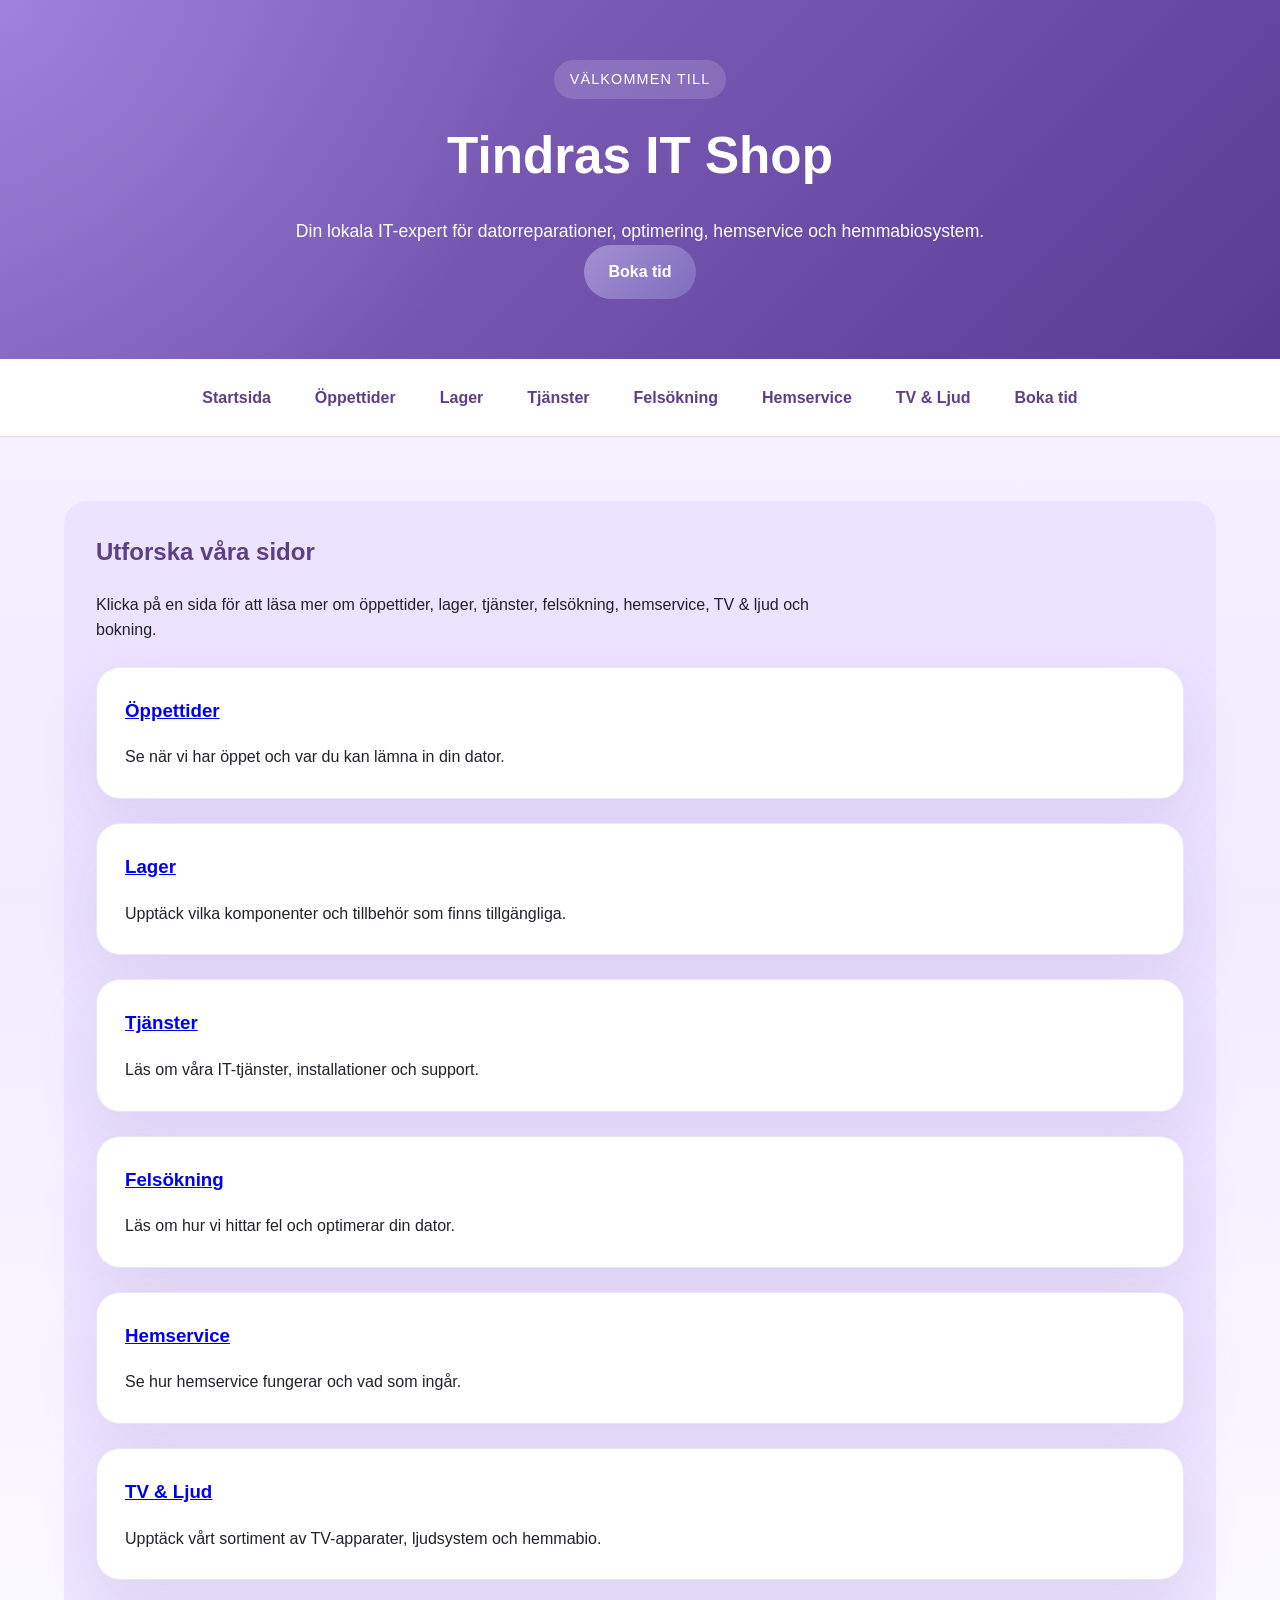
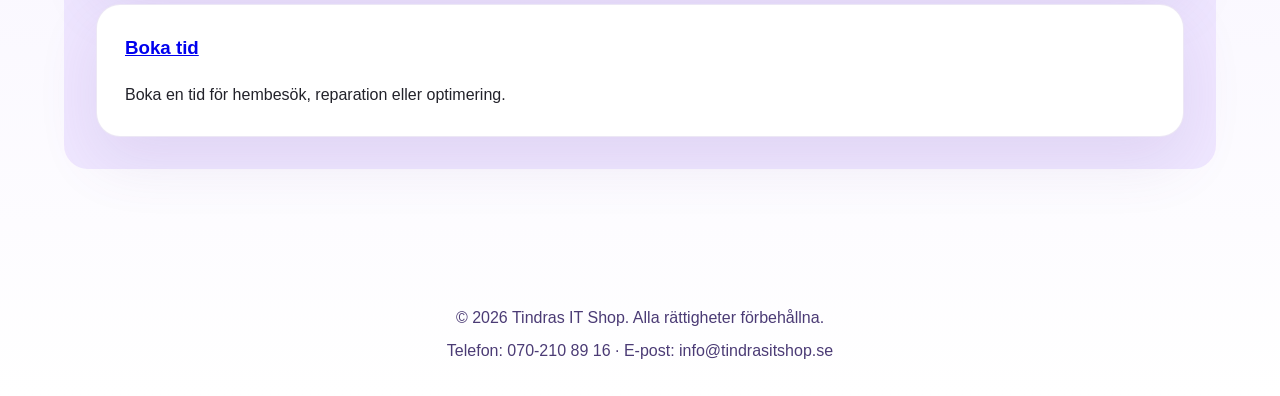
<file: www/index.html>
<!DOCTYPE html>
<html lang="sv">

<head>
    <meta charset="UTF-8">
    <meta name="viewport" content="width=device-width, initial-scale=1.0">
    <title>Tindras IT Shop</title>
    <meta name="description"
        content="Tindras IT Shop i Malmö erbjuder datorreparationer, felsökning, hemservice och TV-/ljudanläggningar.">
    <link rel="stylesheet" href="style.css">
</head>

<body>
    <header class="hero">
        <div class="hero-inner">
            <span class="eyebrow">Välkommen till</span>
            <h1>Tindras IT Shop</h1>
            <p>Din lokala IT-expert för datorreparationer, optimering, hemservice och hemmabiosystem.</p>
            <a class="btn" href="boka.html">Boka tid</a>
        </div>
    </header>

    <nav class="site-nav" aria-label="Huvudnavigation">
        <a href="index.html">Startsida</a>
        <a href="oppettider.html">Öppettider</a>
        <a href="lager.html">Lager</a>
        <a href="tjanster.html">Tjänster</a>
        <a href="felsokning.html">Felsökning</a>
        <a href="hemservice.html">Hemservice</a>
        <a href="tv.html">TV & Ljud</a>
        <a href="boka.html">Boka tid</a>
    </nav>

    <main>
        <section class="section section-primary">
            <div class="section-header">
                <h2>Utforska våra sidor</h2>
                <p>Klicka på en sida för att läsa mer om öppettider, lager, tjänster, felsökning, hemservice, TV & ljud
                    och bokning.</p>
            </div>
            <div class="card-grid">
                <article class="card">
                    <h3><a href="oppettider.html">Öppettider</a></h3>
                    <p>Se när vi har öppet och var du kan lämna in din dator.</p>
                </article>
                <article class="card">
                    <h3><a href="lager.html">Lager</a></h3>
                    <p>Upptäck vilka komponenter och tillbehör som finns tillgängliga.</p>
                </article>
                <article class="card">
                    <h3><a href="tjanster.html">Tjänster</a></h3>
                    <p>Läs om våra IT-tjänster, installationer och support.</p>
                </article>
                <article class="card">
                    <h3><a href="felsokning.html">Felsökning</a></h3>
                    <p>Läs om hur vi hittar fel och optimerar din dator.</p>
                </article>
                <article class="card">
                    <h3><a href="hemservice.html">Hemservice</a></h3>
                    <p>Se hur hemservice fungerar och vad som ingår.</p>
                </article>
                <article class="card">
                    <h3><a href="tv.html">TV & Ljud</a></h3>
                    <p>Upptäck vårt sortiment av TV-apparater, ljudsystem och hemmabio.</p>
                </article>
                <article class="card">
                    <h3><a href="boka.html">Boka tid</a></h3>
                    <p>Boka en tid för hembesök, reparation eller optimering.</p>
                </article>
            </div>
        </section>
    </main>

    <footer class="site-footer">
        <p>&copy; 2026 Tindras IT Shop. Alla rättigheter förbehållna.</p>
        <p>Telefon: 070-210 89 16 · E-post: info@tindrasitshop.se</p>
    </footer>

    <script src="script.js"></script>
</body>

</html>
</file>
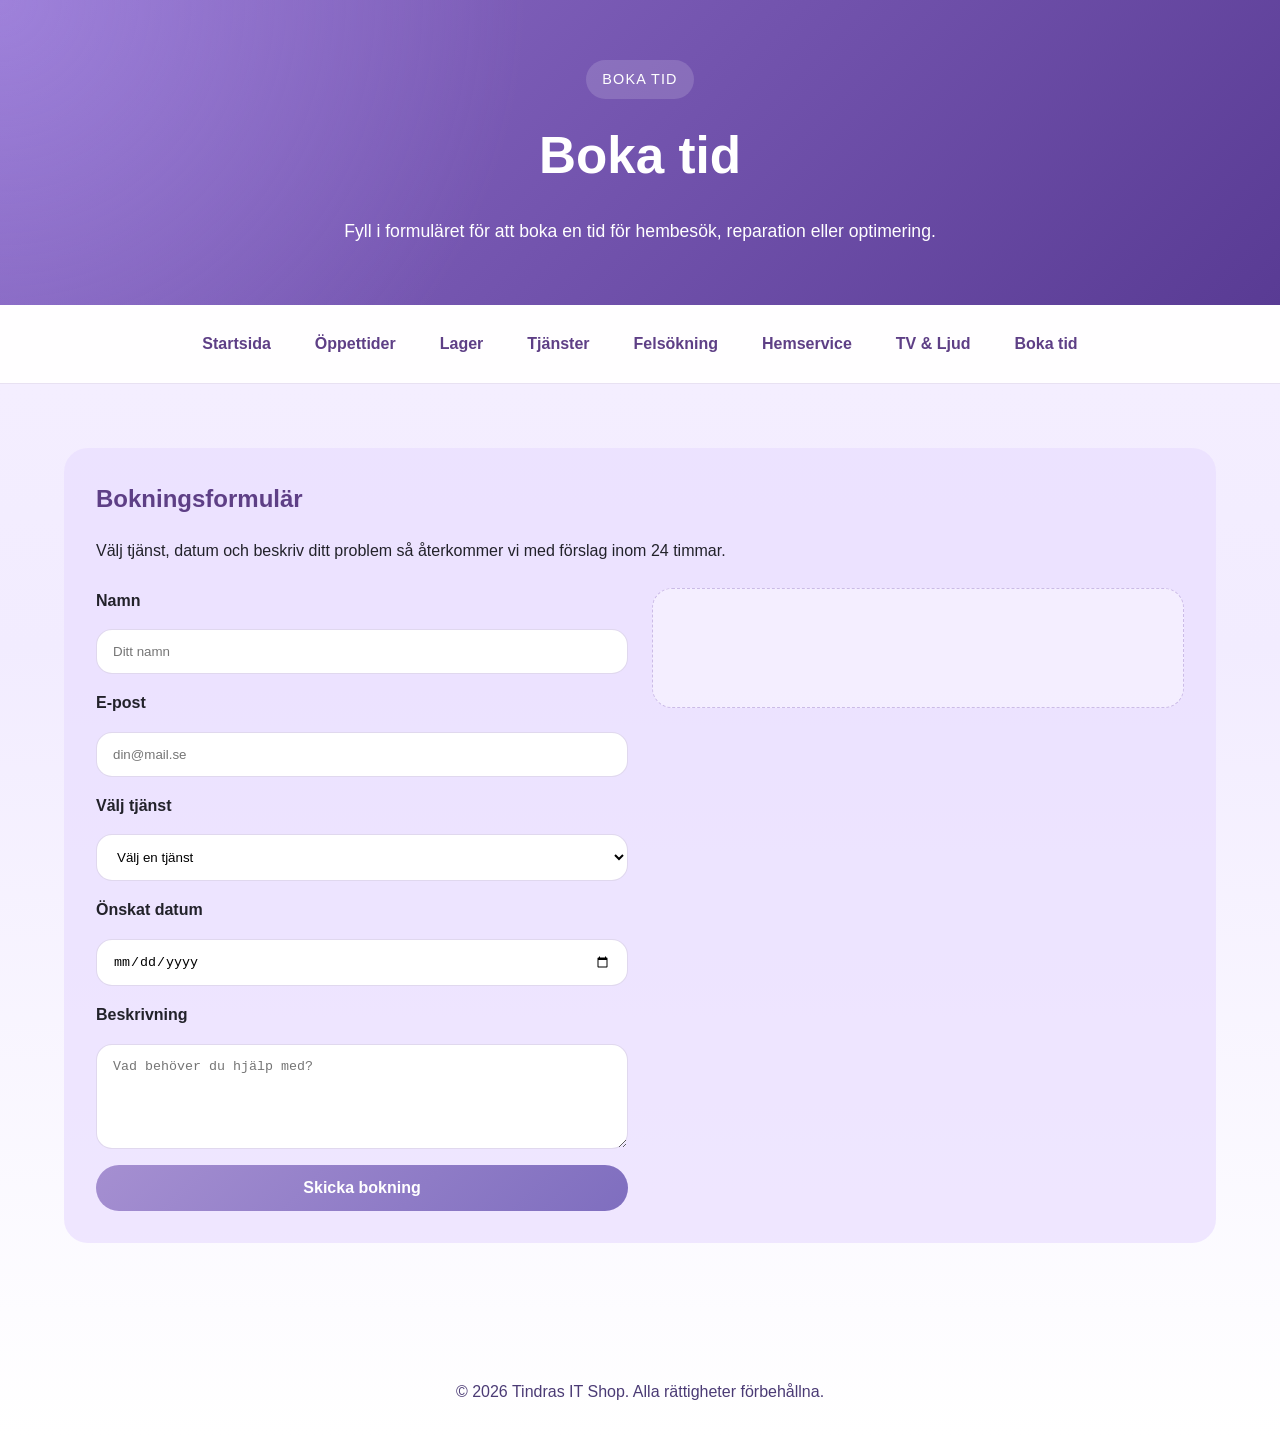
<file: www/boka.html>
<!DOCTYPE html>
<html lang="sv">

<head>
    <meta charset="UTF-8">
    <meta name="viewport" content="width=device-width, initial-scale=1.0">
    <title>Boka tid - Tindras IT Shop</title>
    <meta name="description" content="Boka tid för hemservice, datorreparation eller optimering hos Tindras IT Shop.">
    <link rel="stylesheet" href="style.css">
</head>

<body>
    <header class="hero">
        <div class="hero-inner">
            <span class="eyebrow">Boka tid</span>
            <h1>Boka tid</h1>
            <p>Fyll i formuläret för att boka en tid för hembesök, reparation eller optimering.</p>
        </div>
    </header>

    <nav class="site-nav" aria-label="Huvudnavigation">
        <a href="index.html">Startsida</a>
        <a href="oppettider.html">Öppettider</a>
        <a href="lager.html">Lager</a>
        <a href="tjanster.html">Tjänster</a>
        <a href="felsokning.html">Felsökning</a>
        <a href="hemservice.html">Hemservice</a>
        <a href="tv.html">TV & Ljud</a>
        <a href="boka.html">Boka tid</a>
    </nav>

    <main>
        <section class="section section-primary">
            <div class="section-header">
                <h2>Bokningsformulär</h2>
                <p>Välj tjänst, datum och beskriv ditt problem så återkommer vi med förslag inom 24 timmar.</p>
            </div>
            <div class="booking-grid">
                <form id="booking-form" class="booking-form">
                    <label for="name">Namn</label>
                    <input id="name" name="name" type="text" placeholder="Ditt namn" required>

                    <label for="email">E-post</label>
                    <input id="email" name="email" type="email" placeholder="din@mail.se" required>

                    <label for="service">Välj tjänst</label>
                    <select id="service" name="service" required>
                        <option value="">Välj en tjänst</option>
                        <option value="Datorreparation">Datorreparation</option>
                        <option value="Hemservice">Hemservice</option>
                        <option value="Optimering">Optimering</option>
                        <option value="TV och ljud">TV och ljud</option>
                    </select>

                    <label for="date">Önskat datum</label>
                    <input id="date" name="date" type="date" required>

                    <label for="message">Beskrivning</label>
                    <textarea id="message" name="message" rows="5" placeholder="Vad behöver du hjälp med?"
                        required></textarea>

                    <button class="btn" type="submit">Skicka bokning</button>
                </form>
                <div id="booking-feedback" class="booking-feedback" aria-live="polite"></div>
            </div>
        </section>
    </main>

    <footer class="site-footer">
        <p>&copy; 2026 Tindras IT Shop. Alla rättigheter förbehållna.</p>
    </footer>

    <script src="script.js"></script>
</body>

</html>
</file>
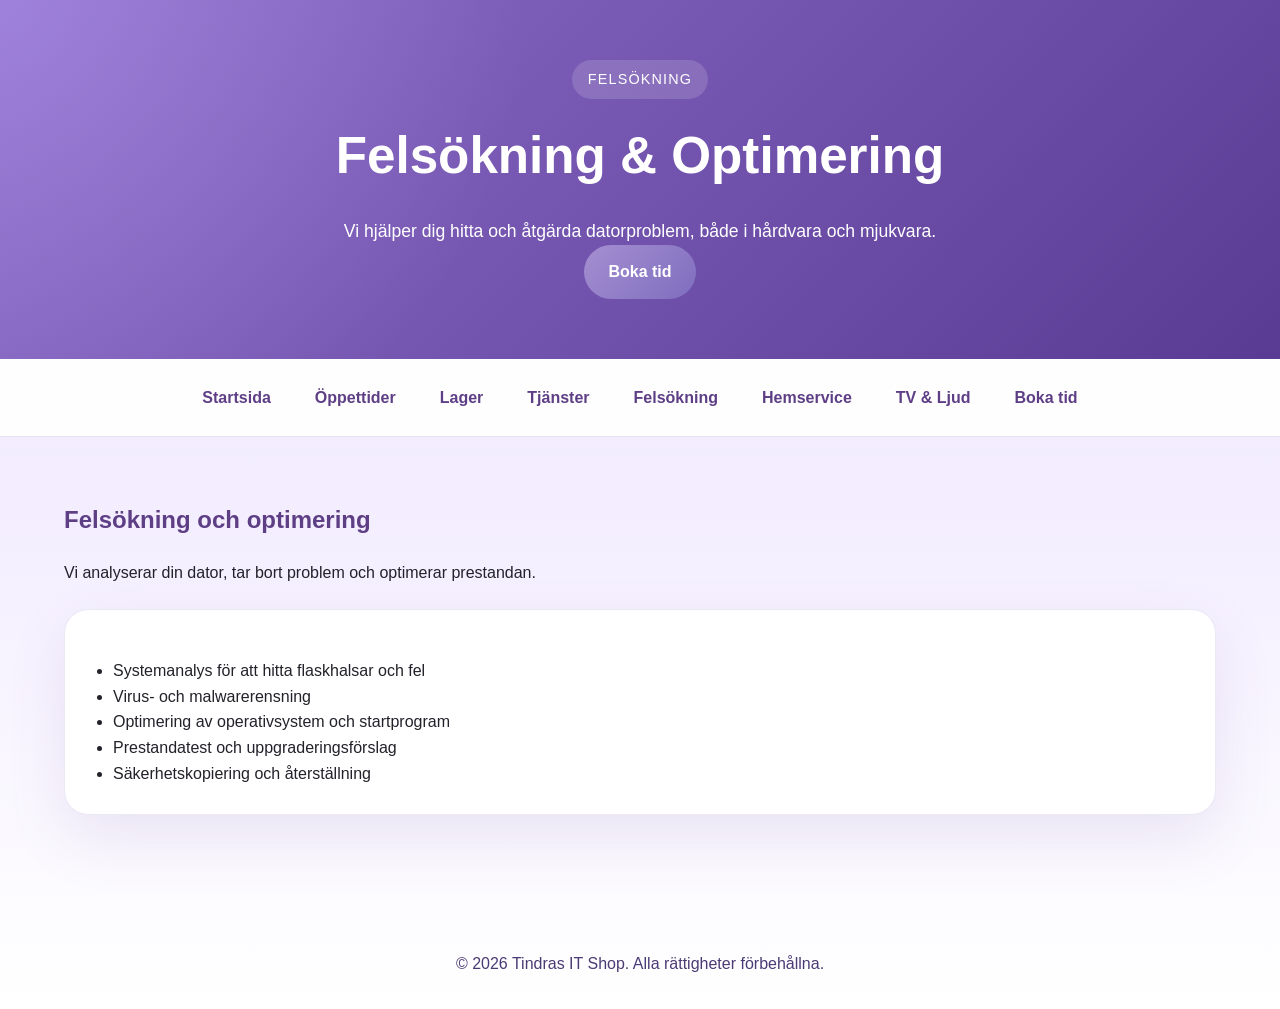
<file: www/felsokning.html>
<!DOCTYPE html>
<html lang="sv">

<head>
    <meta charset="UTF-8">
    <meta name="viewport" content="width=device-width, initial-scale=1.0">
    <title>Felsökning - Tindras IT Shop</title>
    <meta name="description" content="Läs om Tindras IT Shops felsökning och optimering av datorer.">
    <link rel="stylesheet" href="style.css">
</head>

<body>
    <header class="hero">
        <div class="hero-inner">
            <span class="eyebrow">Felsökning</span>
            <h1>Felsökning & Optimering</h1>
            <p>Vi hjälper dig hitta och åtgärda datorproblem, både i hårdvara och mjukvara.</p>
            <a class="btn" href="boka.html">Boka tid</a>
        </div>
    </header>

    <nav class="site-nav" aria-label="Huvudnavigation">
        <a href="index.html">Startsida</a>
        <a href="oppettider.html">Öppettider</a>
        <a href="lager.html">Lager</a>
        <a href="tjanster.html">Tjänster</a>
        <a href="felsokning.html">Felsökning</a>
        <a href="hemservice.html">Hemservice</a>
        <a href="tv.html">TV & Ljud</a>
        <a href="boka.html">Boka tid</a>
    </nav>

    <main>
        <section class="section">
            <div class="section-header">
                <h2>Felsökning och optimering</h2>
                <p>Vi analyserar din dator, tar bort problem och optimerar prestandan.</p>
            </div>
            <div class="card">
                <ul>
                    <li>Systemanalys för att hitta flaskhalsar och fel</li>
                    <li>Virus- och malwarerensning</li>
                    <li>Optimering av operativsystem och startprogram</li>
                    <li>Prestandatest och uppgraderingsförslag</li>
                    <li>Säkerhetskopiering och återställning</li>
                </ul>
            </div>
        </section>
    </main>

    <footer class="site-footer">
        <p>&copy; 2026 Tindras IT Shop. Alla rättigheter förbehållna.</p>
    </footer>
</body>

</html>
</file>
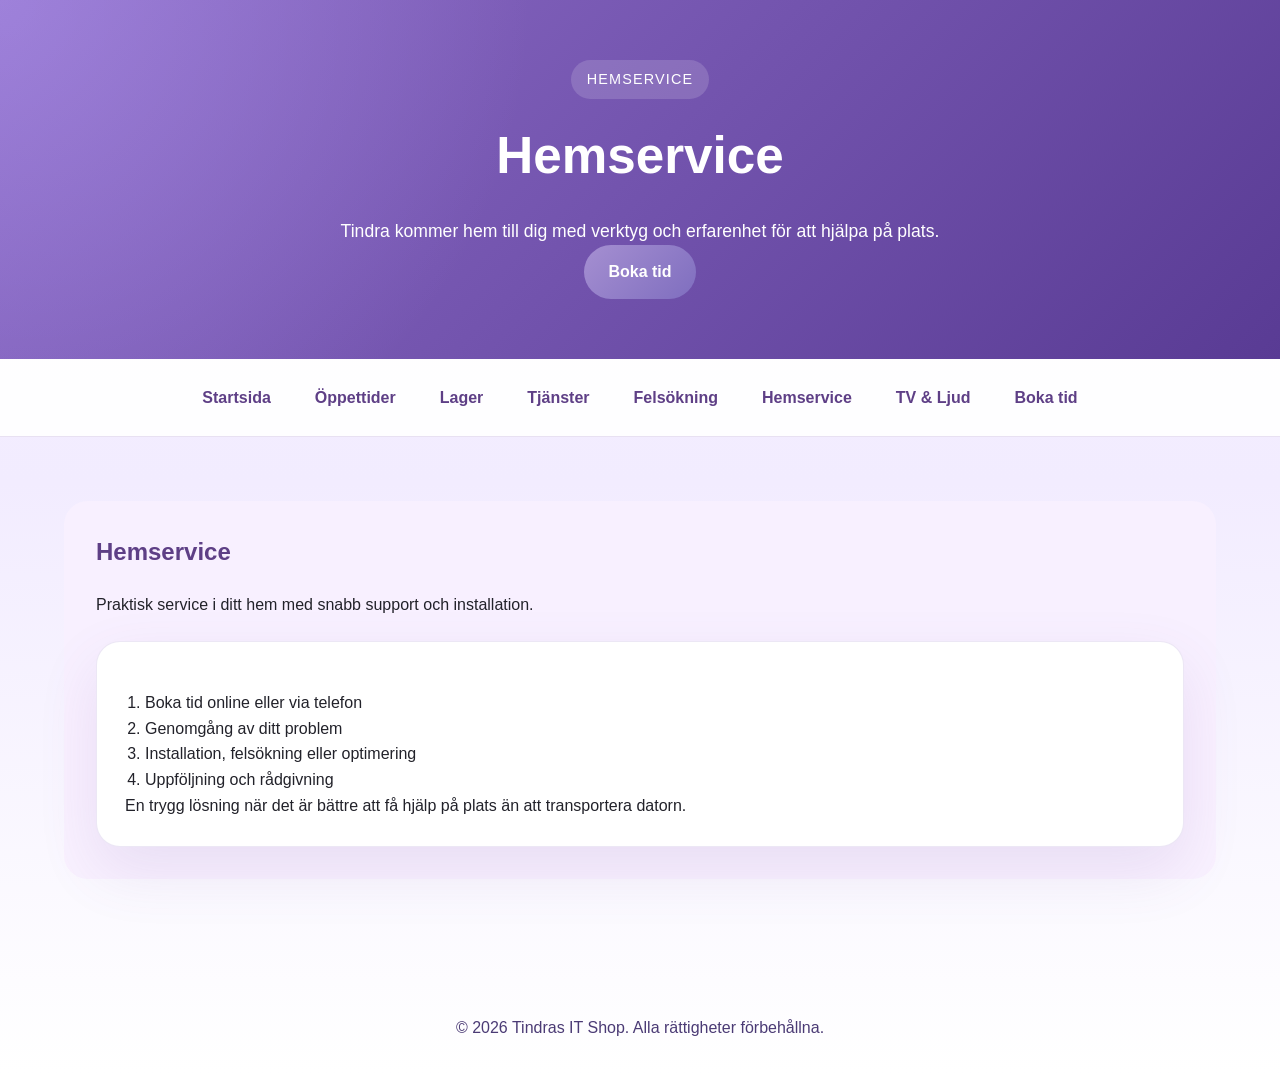
<file: www/hemservice.html>
<!DOCTYPE html>
<html lang="sv">

<head>
    <meta charset="UTF-8">
    <meta name="viewport" content="width=device-width, initial-scale=1.0">
    <title>Hemservice - Tindras IT Shop</title>
    <meta name="description" content="Information om hemservice från Tindras IT Shop i Malmö.">
    <link rel="stylesheet" href="style.css">
</head>

<body>
    <header class="hero">
        <div class="hero-inner">
            <span class="eyebrow">Hemservice</span>
            <h1>Hemservice</h1>
            <p>Tindra kommer hem till dig med verktyg och erfarenhet för att hjälpa på plats.</p>
            <a class="btn" href="boka.html">Boka tid</a>
        </div>
    </header>

    <nav class="site-nav" aria-label="Huvudnavigation">
        <a href="index.html">Startsida</a>
        <a href="oppettider.html">Öppettider</a>
        <a href="lager.html">Lager</a>
        <a href="tjanster.html">Tjänster</a>
        <a href="felsokning.html">Felsökning</a>
        <a href="hemservice.html">Hemservice</a>
        <a href="tv.html">TV & Ljud</a>
        <a href="boka.html">Boka tid</a>
    </nav>

    <main>
        <section class="section section-secondary">
            <div class="section-header">
                <h2>Hemservice</h2>
                <p>Praktisk service i ditt hem med snabb support och installation.</p>
            </div>
            <div class="card">
                <ol>
                    <li>Boka tid online eller via telefon</li>
                    <li>Genomgång av ditt problem</li>
                    <li>Installation, felsökning eller optimering</li>
                    <li>Uppföljning och rådgivning</li>
                </ol>
                <p>En trygg lösning när det är bättre att få hjälp på plats än att transportera datorn.</p>
            </div>
        </section>
    </main>

    <footer class="site-footer">
        <p>&copy; 2026 Tindras IT Shop. Alla rättigheter förbehållna.</p>
    </footer>
</body>

</html>
</file>
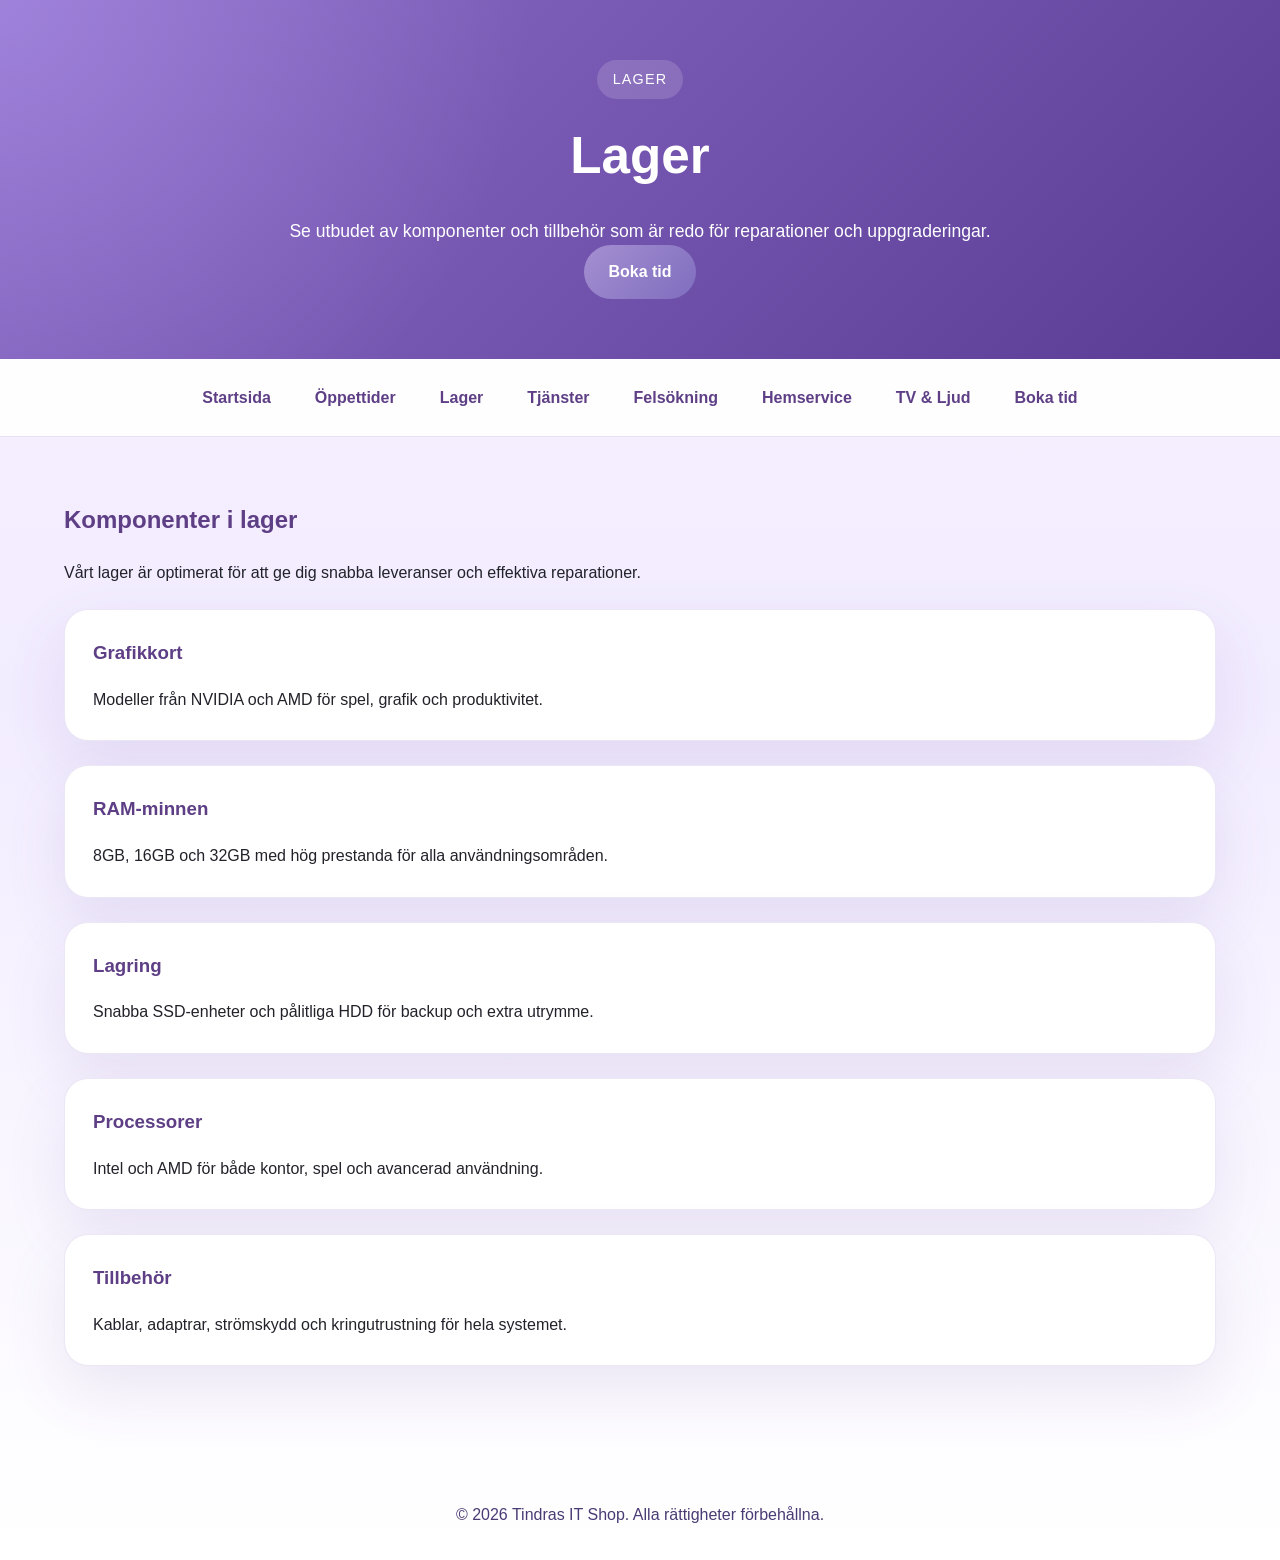
<file: www/lager.html>
<!DOCTYPE html>
<html lang="sv">

<head>
    <meta charset="UTF-8">
    <meta name="viewport" content="width=device-width, initial-scale=1.0">
    <title>Lager - Tindras IT Shop</title>
    <meta name="description" content="Se lagersortimentet för Tindras IT Shop med komponenter och tillbehör.">
    <link rel="stylesheet" href="style.css">
</head>

<body>
    <header class="hero">
        <div class="hero-inner">
            <span class="eyebrow">Lager</span>
            <h1>Lager</h1>
            <p>Se utbudet av komponenter och tillbehör som är redo för reparationer och uppgraderingar.</p>
            <a class="btn" href="boka.html">Boka tid</a>
        </div>
    </header>

    <nav class="site-nav" aria-label="Huvudnavigation">
        <a href="index.html">Startsida</a>
        <a href="oppettider.html">Öppettider</a>
        <a href="lager.html">Lager</a>
        <a href="tjanster.html">Tjänster</a>
        <a href="felsokning.html">Felsökning</a>
        <a href="hemservice.html">Hemservice</a>
        <a href="tv.html">TV & Ljud</a>
        <a href="boka.html">Boka tid</a>
    </nav>

    <main>
        <section class="section">
            <div class="section-header">
                <h2>Komponenter i lager</h2>
                <p>Vårt lager är optimerat för att ge dig snabba leveranser och effektiva reparationer.</p>
            </div>
            <div class="card-grid">
                <article class="card">
                    <h3>Grafikkort</h3>
                    <p>Modeller från NVIDIA och AMD för spel, grafik och produktivitet.</p>
                </article>
                <article class="card">
                    <h3>RAM-minnen</h3>
                    <p>8GB, 16GB och 32GB med hög prestanda för alla användningsområden.</p>
                </article>
                <article class="card">
                    <h3>Lagring</h3>
                    <p>Snabba SSD-enheter och pålitliga HDD för backup och extra utrymme.</p>
                </article>
                <article class="card">
                    <h3>Processorer</h3>
                    <p>Intel och AMD för både kontor, spel och avancerad användning.</p>
                </article>
                <article class="card">
                    <h3>Tillbehör</h3>
                    <p>Kablar, adaptrar, strömskydd och kringutrustning för hela systemet.</p>
                </article>
            </div>
        </section>
    </main>

    <footer class="site-footer">
        <p>&copy; 2026 Tindras IT Shop. Alla rättigheter förbehållna.</p>
    </footer>
</body>

</html>
</file>
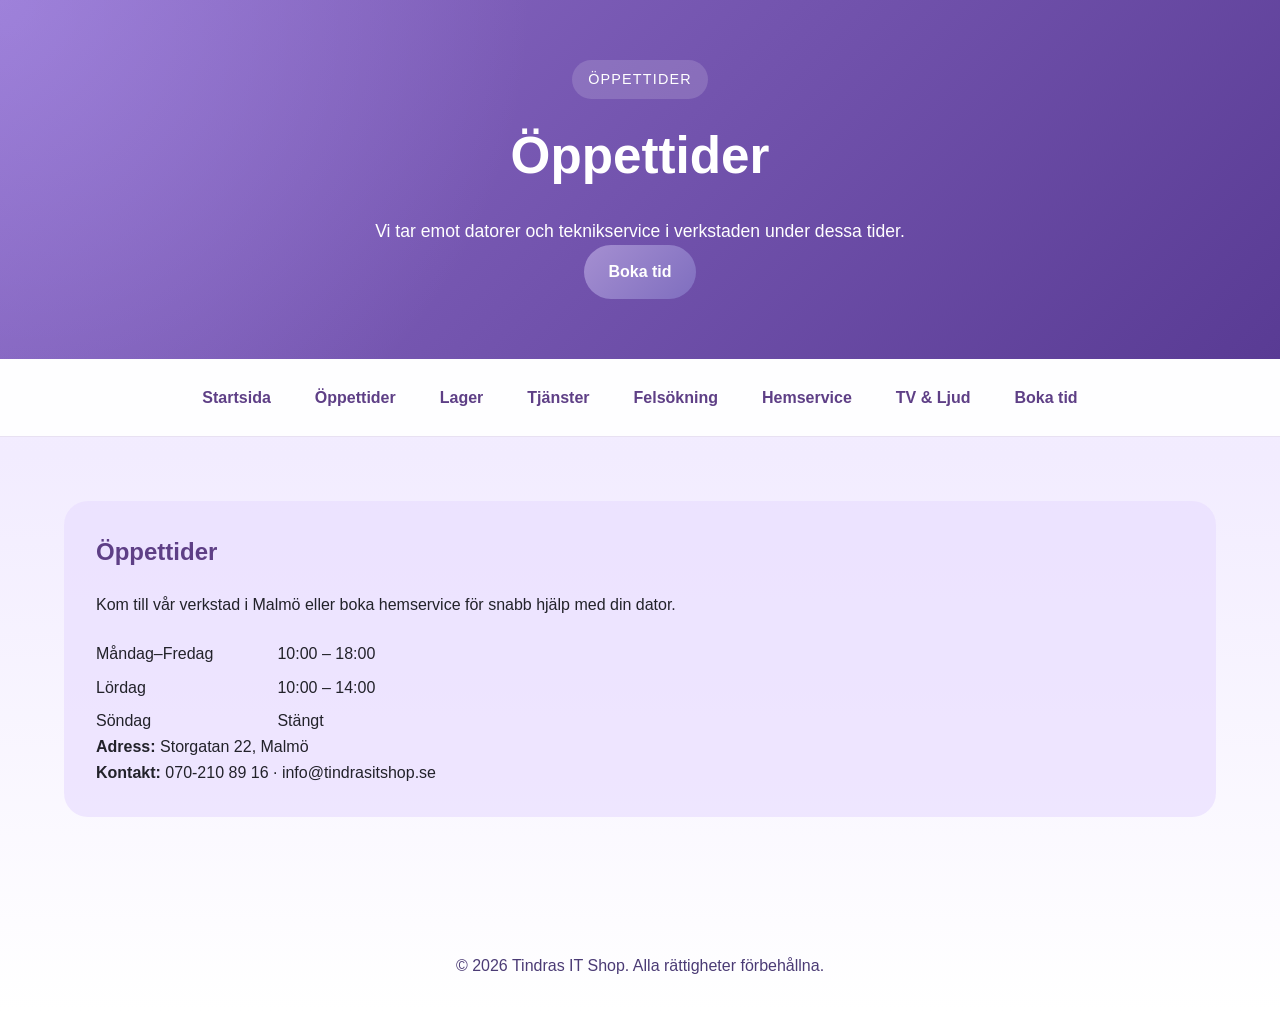
<file: www/oppettider.html>
<!DOCTYPE html>
<html lang="sv">

<head>
    <meta charset="UTF-8">
    <meta name="viewport" content="width=device-width, initial-scale=1.0">
    <title>Öppettider - Tindras IT Shop</title>
    <meta name="description" content="Se Tindras IT Shops öppettider och adress i Malmö.">
    <link rel="stylesheet" href="style.css">
</head>

<body>
    <header class="hero">
        <div class="hero-inner">
            <span class="eyebrow">Öppettider</span>
            <h1>Öppettider</h1>
            <p>Vi tar emot datorer och teknikservice i verkstaden under dessa tider.</p>
            <a class="btn" href="boka.html">Boka tid</a>
        </div>
    </header>

    <nav class="site-nav" aria-label="Huvudnavigation">
        <a href="index.html">Startsida</a>
        <a href="oppettider.html">Öppettider</a>
        <a href="lager.html">Lager</a>
        <a href="tjanster.html">Tjänster</a>
        <a href="felsokning.html">Felsökning</a>
        <a href="hemservice.html">Hemservice</a>
        <a href="tv.html">TV & Ljud</a>
        <a href="boka.html">Boka tid</a>
    </nav>

    <main>
        <section class="section section-primary">
            <div class="section-header">
                <h2>Öppettider</h2>
                <p>Kom till vår verkstad i Malmö eller boka hemservice för snabb hjälp med din dator.</p>
            </div>
            <dl>
                <dt>Måndag–Fredag</dt>
                <dd>10:00 – 18:00</dd>
                <dt>Lördag</dt>
                <dd>10:00 – 14:00</dd>
                <dt>Söndag</dt>
                <dd>Stängt</dd>
            </dl>
            <p><strong>Adress:</strong> Storgatan 22, Malmö</p>
            <p><strong>Kontakt:</strong> 070-210 89 16 · info@tindrasitshop.se</p>
        </section>
    </main>

    <footer class="site-footer">
        <p>&copy; 2026 Tindras IT Shop. Alla rättigheter förbehållna.</p>
    </footer>
</body>

</html>
</file>
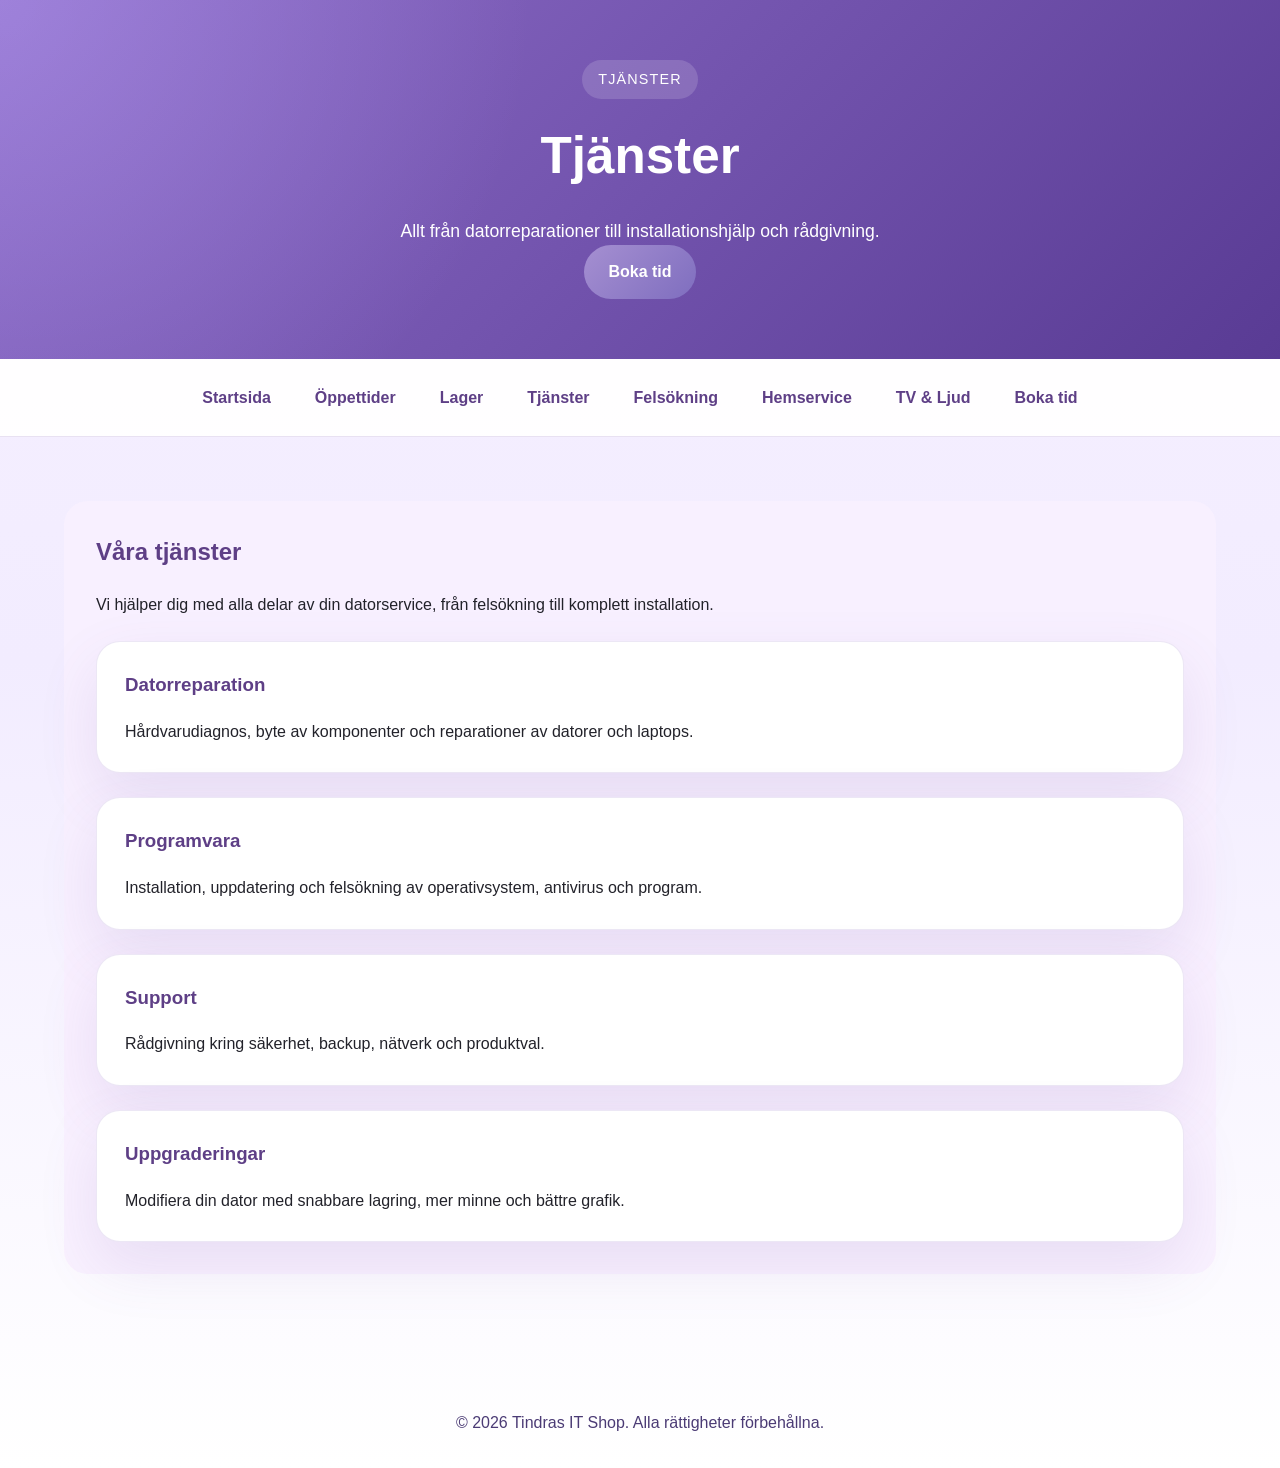
<file: www/tjanster.html>
<!DOCTYPE html>
<html lang="sv">

<head>
    <meta charset="UTF-8">
    <meta name="viewport" content="width=device-width, initial-scale=1.0">
    <title>Tjänster - Tindras IT Shop</title>
    <meta name="description" content="Information om de IT-tjänster som erbjuds av Tindras IT Shop.">
    <link rel="stylesheet" href="style.css">
</head>

<body>
    <header class="hero">
        <div class="hero-inner">
            <span class="eyebrow">Tjänster</span>
            <h1>Tjänster</h1>
            <p>Allt från datorreparationer till installationshjälp och rådgivning.</p>
            <a class="btn" href="boka.html">Boka tid</a>
        </div>
    </header>

    <nav class="site-nav" aria-label="Huvudnavigation">
        <a href="index.html">Startsida</a>
        <a href="oppettider.html">Öppettider</a>
        <a href="lager.html">Lager</a>
        <a href="tjanster.html">Tjänster</a>
        <a href="felsokning.html">Felsökning</a>
        <a href="hemservice.html">Hemservice</a>
        <a href="tv.html">TV & Ljud</a>
        <a href="boka.html">Boka tid</a>
    </nav>

    <main>
        <section class="section section-secondary">
            <div class="section-header">
                <h2>Våra tjänster</h2>
                <p>Vi hjälper dig med alla delar av din datorservice, från felsökning till komplett installation.</p>
            </div>
            <div class="card-grid">
                <article class="card">
                    <h3>Datorreparation</h3>
                    <p>Hårdvarudiagnos, byte av komponenter och reparationer av datorer och laptops.</p>
                </article>
                <article class="card">
                    <h3>Programvara</h3>
                    <p>Installation, uppdatering och felsökning av operativsystem, antivirus och program.</p>
                </article>
                <article class="card">
                    <h3>Support</h3>
                    <p>Rådgivning kring säkerhet, backup, nätverk och produktval.</p>
                </article>
                <article class="card">
                    <h3>Uppgraderingar</h3>
                    <p>Modifiera din dator med snabbare lagring, mer minne och bättre grafik.</p>
                </article>
            </div>
        </section>
    </main>

    <footer class="site-footer">
        <p>&copy; 2026 Tindras IT Shop. Alla rättigheter förbehållna.</p>
    </footer>
</body>

</html>
</file>
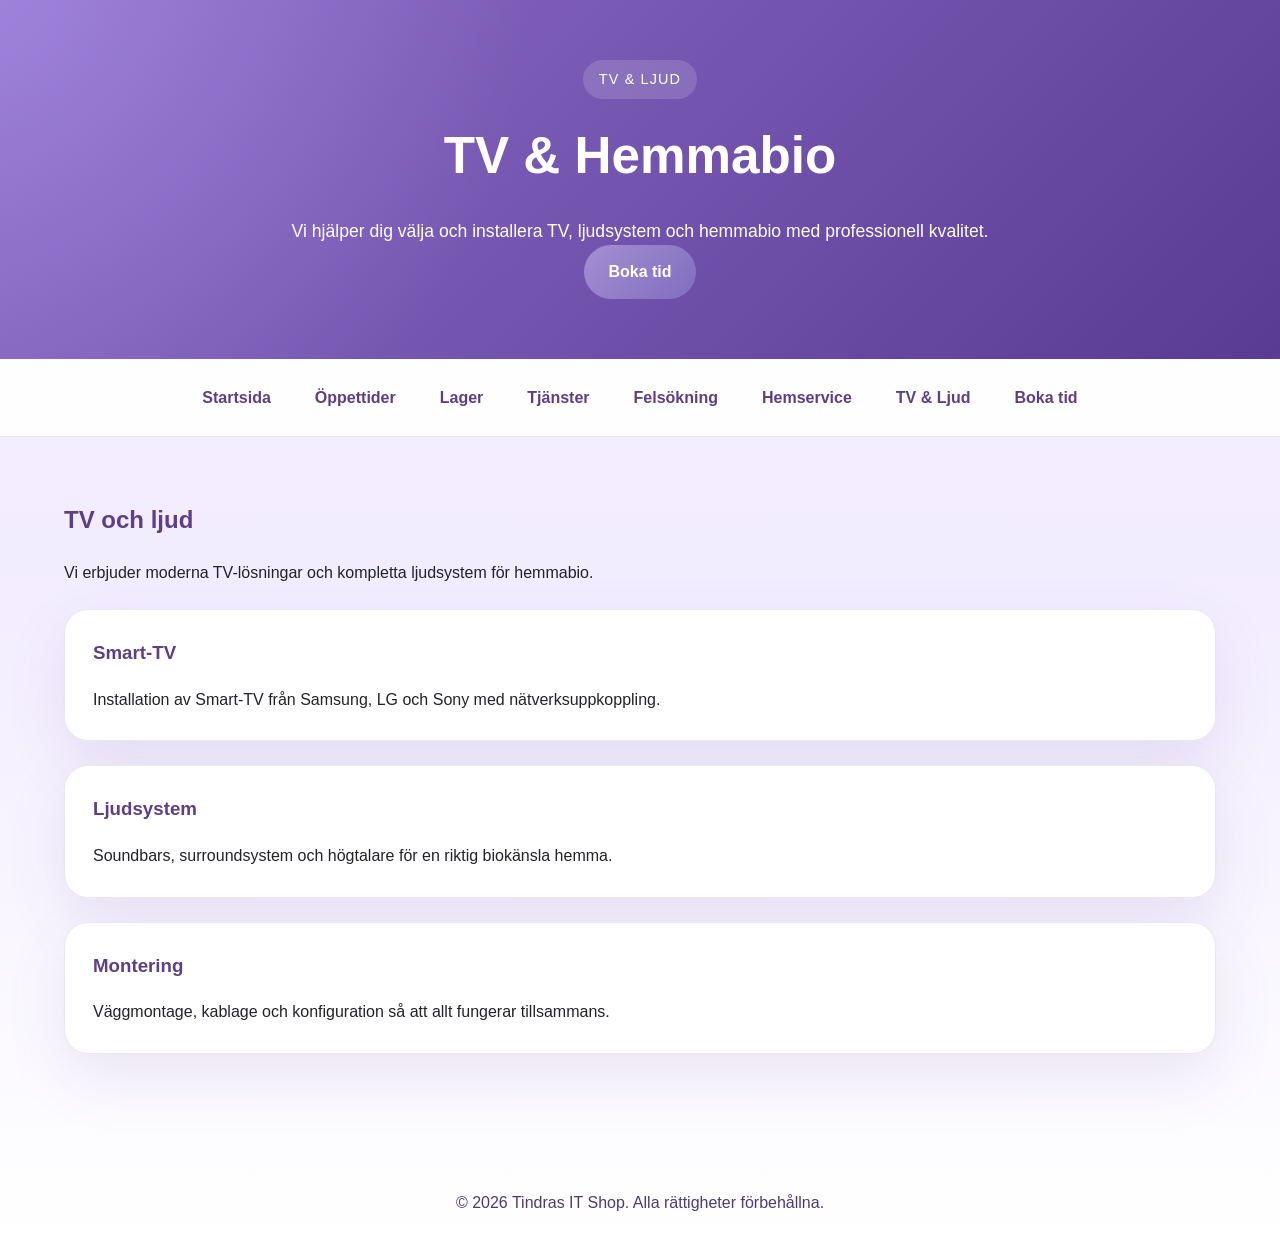
<file: www/tv.html>
<!DOCTYPE html>
<html lang="sv">

<head>
    <meta charset="UTF-8">
    <meta name="viewport" content="width=device-width, initial-scale=1.0">
    <title>TV & Ljud - Tindras IT Shop</title>
    <meta name="description" content="Tindras IT Shop erbjuder TV, ljudsystem och hemmabio-installation.">
    <link rel="stylesheet" href="style.css">
</head>

<body>
    <header class="hero">
        <div class="hero-inner">
            <span class="eyebrow">TV & Ljud</span>
            <h1>TV & Hemmabio</h1>
            <p>Vi hjälper dig välja och installera TV, ljudsystem och hemmabio med professionell kvalitet.</p>
            <a class="btn" href="boka.html">Boka tid</a>
        </div>
    </header>

    <nav class="site-nav" aria-label="Huvudnavigation">
        <a href="index.html">Startsida</a>
        <a href="oppettider.html">Öppettider</a>
        <a href="lager.html">Lager</a>
        <a href="tjanster.html">Tjänster</a>
        <a href="felsokning.html">Felsökning</a>
        <a href="hemservice.html">Hemservice</a>
        <a href="tv.html">TV & Ljud</a>
        <a href="boka.html">Boka tid</a>
    </nav>

    <main>
        <section class="section">
            <div class="section-header">
                <h2>TV och ljud</h2>
                <p>Vi erbjuder moderna TV-lösningar och kompletta ljudsystem för hemmabio.</p>
            </div>
            <div class="card-grid">
                <article class="card">
                    <h3>Smart-TV</h3>
                    <p>Installation av Smart-TV från Samsung, LG och Sony med nätverksuppkoppling.</p>
                </article>
                <article class="card">
                    <h3>Ljudsystem</h3>
                    <p>Soundbars, surroundsystem och högtalare för en riktig biokänsla hemma.</p>
                </article>
                <article class="card">
                    <h3>Montering</h3>
                    <p>Väggmontage, kablage och konfiguration så att allt fungerar tillsammans.</p>
                </article>
            </div>
        </section>
    </main>

    <footer class="site-footer">
        <p>&copy; 2026 Tindras IT Shop. Alla rättigheter förbehållna.</p>
    </footer>
</body>

</html>
</file>
<file: www/style.css>
:root {
    --lavender: #a58fd1;
    --lavender-dark: #5e3f86;
    --lavender-soft: #f2e8fb;
    --accent: #7f6ebf;
    --text: #22222a;
    --bg: #f8f3ff;
    --card: #ffffff;
    --border: rgba(126, 93, 185, 0.15);
    --shadow: 0 24px 60px rgba(115, 81, 166, 0.12);
}

* {
    box-sizing: border-box;
}

html {
    scroll-behavior: smooth;
}

body {
    margin: 0;
    min-height: 100vh;
    font-family: "Segoe UI", Tahoma, Geneva, Verdana, sans-serif;
    background: linear-gradient(180deg, #f7f1ff 0%, #f2ecff 45%, #ffffff 100%);
    color: var(--text);
    line-height: 1.6;
}

img {
    max-width: 100%;
    display: block;
}

.hero {
    background: radial-gradient(circle at top left, rgba(193, 170, 255, 0.35), transparent 40%),
        linear-gradient(135deg, #8c6cc7, #593b94);
    color: #ffffff;
    padding: 60px 24px;
    text-align: center;
}

.hero-inner {
    max-width: 840px;
    margin: 0 auto;
}

.eyebrow {
    display: inline-block;
    margin-bottom: 16px;
    padding: 8px 16px;
    border-radius: 999px;
    background: rgba(255, 255, 255, 0.15);
    font-size: 0.9rem;
    letter-spacing: 0.08em;
    text-transform: uppercase;
}

.hero h1 {
    margin: 0;
    font-size: clamp(2.4rem, 4vw, 4.5rem);
}

.hero p {
    max-width: 720px;
    margin: 20px auto 0;
    font-size: 1.1rem;
}

.site-nav {
    display: flex;
    flex-wrap: wrap;
    justify-content: center;
    gap: 12px;
    padding: 16px 24px;
    background: rgba(255, 255, 255, 0.92);
    border-bottom: 1px solid rgba(126, 93, 185, 0.18);
    position: sticky;
    top: 0;
    z-index: 10;
}

.site-nav a {
    padding: 10px 16px;
    border-radius: 999px;
    text-decoration: none;
    color: var(--lavender-dark);
    font-weight: 600;
    transition: background 0.2s ease, color 0.2s ease;
}

.site-nav a:hover,
.site-nav a:focus-visible {
    background: var(--lavender-soft);
    outline: none;
}

main {
    max-width: 1200px;
    margin: 0 auto;
    padding: 24px;
}

.section {
    margin: 40px 0;
}

.section-primary {
    background: rgba(234, 222, 255, 0.7);
    border-radius: 24px;
    padding: 32px;
}

.section-secondary {
    background: rgba(249, 241, 255, 0.95);
    border-radius: 24px;
    padding: 32px;
}

.section-header {
    max-width: 760px;
    margin-bottom: 24px;
}

.section h2 {
    margin-top: 0;
    color: var(--lavender-dark);
}

.section p,
.section dl,
.section ul,
.section ol {
    margin: 0;
}

.section dl {
    display: grid;
    grid-template-columns: max-content 1fr;
    gap: 8px 24px;
    margin-top: 16px;
}

.card-grid,
.booking-grid {
    display: grid;
    gap: 24px;
}

.card {
    background: var(--card);
    border: 1px solid var(--border);
    border-radius: 24px;
    box-shadow: var(--shadow);
    padding: 28px;
}

.card h3 {
    margin-top: 0;
    color: var(--lavender-dark);
}

.card ul,
.card ol {
    padding-left: 20px;
    margin: 20px 0 0;
}

.btn {
    display: inline-flex;
    align-items: center;
    justify-content: center;
    padding: 14px 24px;
    border: none;
    border-radius: 999px;
    background: linear-gradient(135deg, var(--lavender), var(--accent));
    color: #ffffff;
    font-size: 1rem;
    font-weight: 700;
    text-decoration: none;
    cursor: pointer;
    transition: transform 0.2s ease, box-shadow 0.2s ease;
}

.btn:hover,
.btn:focus-visible {
    transform: translateY(-1px);
    box-shadow: 0 16px 30px rgba(125, 88, 186, 0.18);
    outline: none;
}

.booking-grid {
    grid-template-columns: minmax(280px, 1fr) 1fr;
    align-items: start;
}

.booking-form {
    display: grid;
    gap: 16px;
}

label {
    font-weight: 600;
}

input,
textarea,
select {
    width: 100%;
    padding: 14px 16px;
    border: 1px solid rgba(126, 93, 185, 0.24);
    border-radius: 16px;
    background: #ffffff;
}

input:focus,
textarea:focus,
select:focus {
    outline: 3px solid rgba(165, 143, 209, 0.35);
}

.booking-feedback {
    min-height: 120px;
    padding: 24px;
    border: 1px dashed rgba(126, 93, 185, 0.35);
    border-radius: 20px;
    background: rgba(245, 240, 255, 0.9);
    color: var(--lavender-dark);
    font-size: 1rem;
}

.site-footer {
    margin: 40px 0 0;
    padding: 24px;
    text-align: center;
    color: #4b3b75;
}

.site-footer p {
    margin: 8px 0;
}

@media (max-width: 860px) {

    .card-grid,
    .booking-grid {
        grid-template-columns: 1fr;
    }
}

@media (max-width: 640px) {
    .hero {
        padding: 40px 18px;
    }

    .site-nav {
        padding: 12px 18px;
    }

    .section {
        margin: 28px 0;
    }
}
</file>
